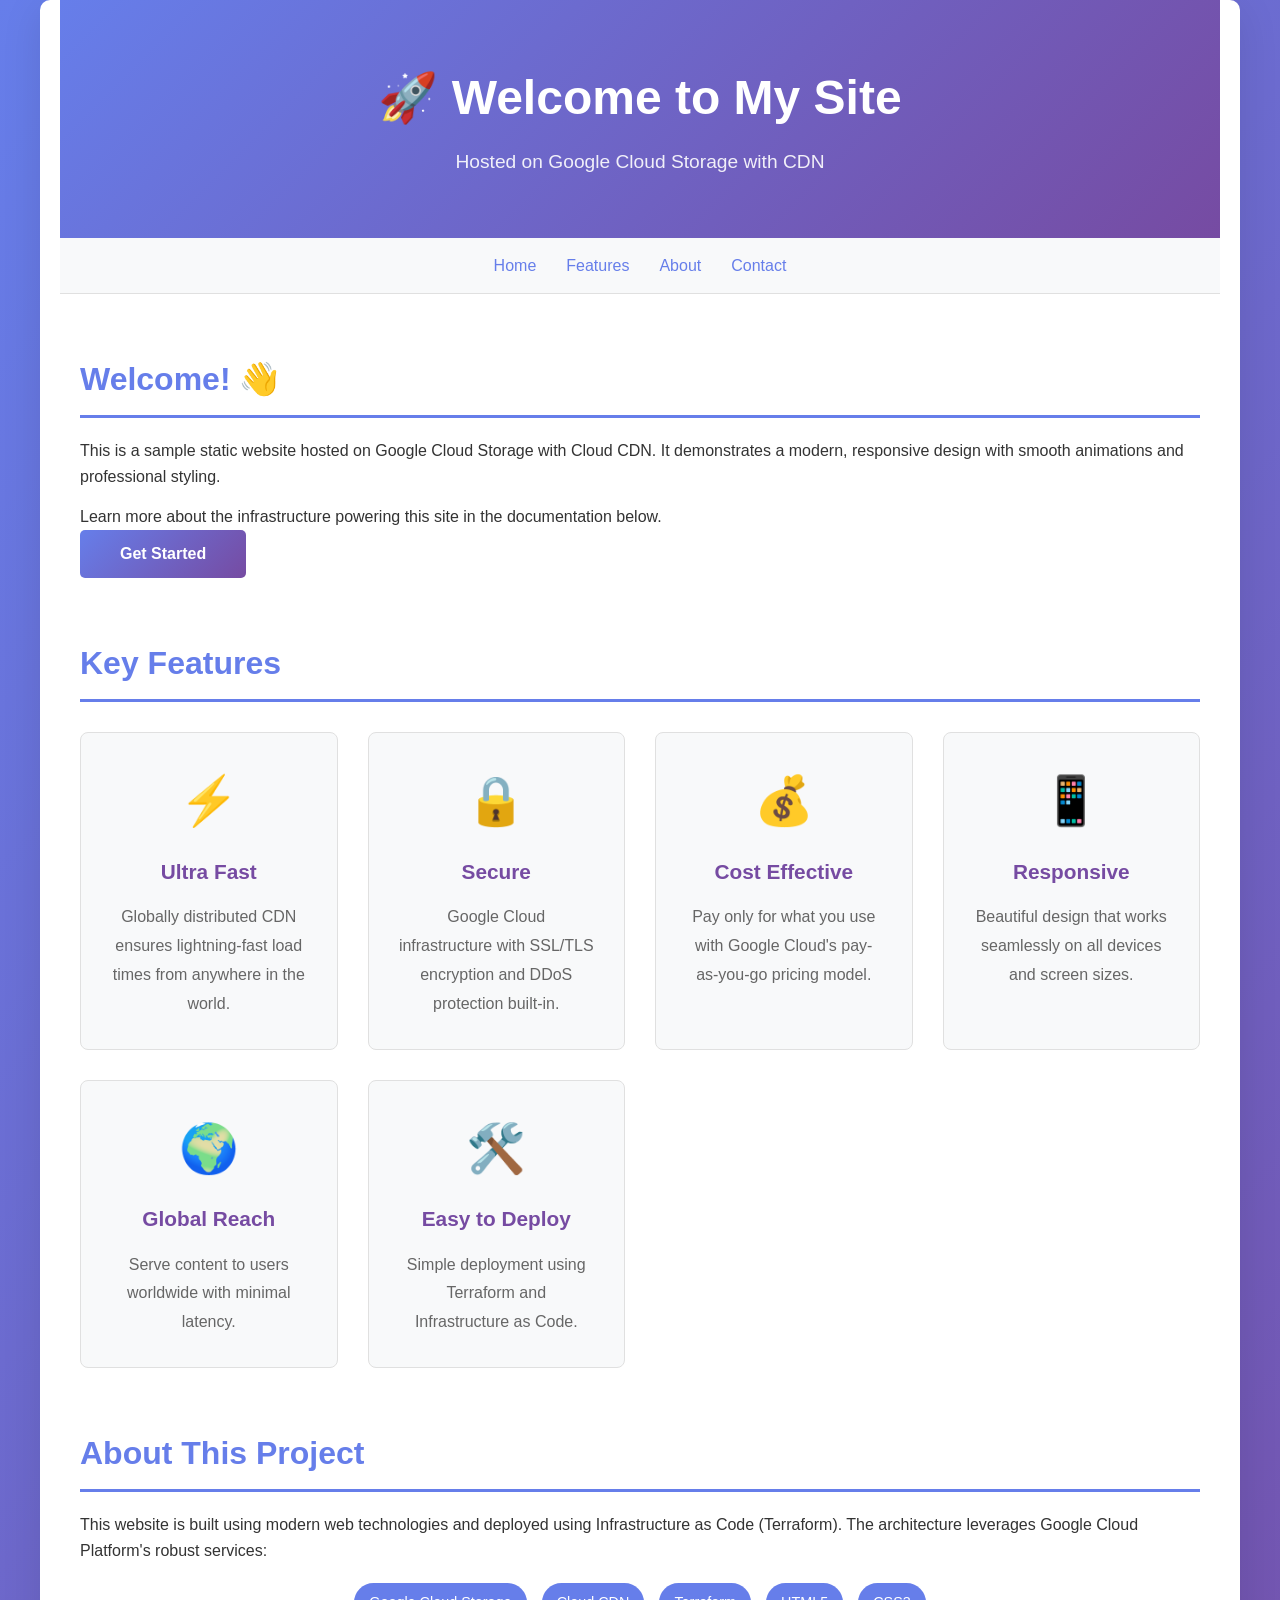
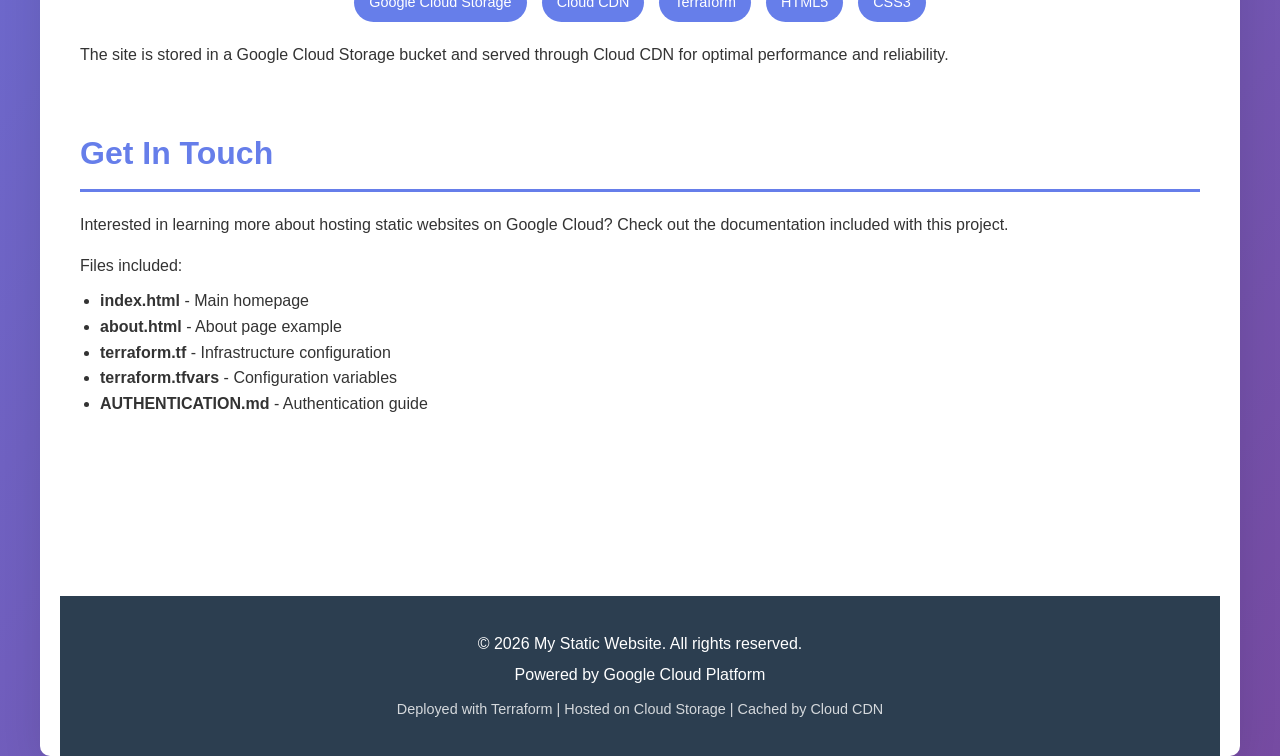
<file: index.html>
<!DOCTYPE html>
<html lang="en">
<head>
    <meta charset="UTF-8">
    <meta name="viewport" content="width=device-width, initial-scale=1.0">
    <title>Welcome to My Static Website</title>
    <style>
        * {
            margin: 0;
            padding: 0;
            box-sizing: border-box;
        }

        body {
            font-family: 'Segoe UI', Tahoma, Geneva, Verdana, sans-serif;
            line-height: 1.6;
            color: #333;
            background: linear-gradient(135deg, #667eea 0%, #764ba2 100%);
            min-height: 100vh;
            display: flex;
            align-items: center;
            justify-content: center;
        }

        .container {
            max-width: 1200px;
            margin: 0 auto;
            padding: 0 20px;
            background: white;
            border-radius: 10px;
            box-shadow: 0 10px 40px rgba(0, 0, 0, 0.1);
            overflow: hidden;
        }

        header {
            background: linear-gradient(135deg, #667eea 0%, #764ba2 100%);
            color: white;
            padding: 60px 20px;
            text-align: center;
        }

        header h1 {
            font-size: 3em;
            margin-bottom: 10px;
            animation: slideDown 0.8s ease-out;
        }

        header p {
            font-size: 1.2em;
            opacity: 0.9;
        }

        @keyframes slideDown {
            from {
                opacity: 0;
                transform: translateY(-30px);
            }
            to {
                opacity: 1;
                transform: translateY(0);
            }
        }

        nav {
            background: #f8f9fa;
            padding: 15px 20px;
            border-bottom: 1px solid #e0e0e0;
        }

        nav ul {
            list-style: none;
            display: flex;
            gap: 30px;
            justify-content: center;
            flex-wrap: wrap;
        }

        nav a {
            text-decoration: none;
            color: #667eea;
            font-weight: 500;
            transition: color 0.3s;
        }

        nav a:hover {
            color: #764ba2;
        }

        main {
            padding: 60px 20px;
        }

        section {
            margin-bottom: 60px;
        }

        h2 {
            color: #667eea;
            margin-bottom: 20px;
            font-size: 2em;
            border-bottom: 3px solid #667eea;
            padding-bottom: 10px;
        }

        .features {
            display: grid;
            grid-template-columns: repeat(auto-fit, minmax(250px, 1fr));
            gap: 30px;
            margin-top: 30px;
        }

        .feature-card {
            background: #f8f9fa;
            padding: 30px;
            border-radius: 8px;
            text-align: center;
            transition: transform 0.3s, box-shadow 0.3s;
            border: 1px solid #e0e0e0;
        }

        .feature-card:hover {
            transform: translateY(-5px);
            box-shadow: 0 5px 20px rgba(102, 126, 234, 0.2);
        }

        .feature-card h3 {
            color: #764ba2;
            margin-bottom: 15px;
            font-size: 1.3em;
        }

        .feature-card p {
            color: #666;
            line-height: 1.8;
        }

        .icon {
            font-size: 3em;
            margin-bottom: 15px;
        }

        .cta-button {
            display: inline-block;
            background: linear-gradient(135deg, #667eea 0%, #764ba2 100%);
            color: white;
            padding: 15px 40px;
            border-radius: 5px;
            text-decoration: none;
            font-weight: 600;
            transition: transform 0.3s, box-shadow 0.3s;
            border: none;
            cursor: pointer;
            font-size: 1em;
        }

        .cta-button:hover {
            transform: scale(1.05);
            box-shadow: 0 5px 20px rgba(102, 126, 234, 0.4);
        }

        footer {
            background: #2c3e50;
            color: white;
            text-align: center;
            padding: 30px 20px;
            margin-top: 60px;
        }

        footer p {
            margin: 5px 0;
        }

        .tech-stack {
            display: flex;
            gap: 15px;
            margin-top: 20px;
            justify-content: center;
            flex-wrap: wrap;
        }

        .badge {
            background: #667eea;
            color: white;
            padding: 8px 15px;
            border-radius: 20px;
            font-size: 0.9em;
        }

        @media (max-width: 768px) {
            header h1 {
                font-size: 2em;
            }

            nav ul {
                gap: 15px;
            }

            .features {
                grid-template-columns: 1fr;
            }
        }
    </style>
</head>
<body>
    <div class="container">
        <header>
            <h1>🚀 Welcome to My Site</h1>
            <p>Hosted on Google Cloud Storage with CDN</p>
        </header>

        <nav>
            <ul>
                <li><a href="#home">Home</a></li>
                <li><a href="#features">Features</a></li>
                <li><a href="#about">About</a></li>
                <li><a href="#contact">Contact</a></li>
            </ul>
        </nav>

        <main>
            <section id="home">
                <h2>Welcome! 👋</h2>
                <p>This is a sample static website hosted on Google Cloud Storage with Cloud CDN. It demonstrates a modern, responsive design with smooth animations and professional styling.</p>
                <p style="margin-top: 15px;">Learn more about the infrastructure powering this site in the documentation below.</p>
                <button class="cta-button" onclick="alert('Thank you for visiting!')">Get Started</button>
            </section>

            <section id="features">
                <h2>Key Features</h2>
                <div class="features">
                    <div class="feature-card">
                        <div class="icon">⚡</div>
                        <h3>Ultra Fast</h3>
                        <p>Globally distributed CDN ensures lightning-fast load times from anywhere in the world.</p>
                    </div>
                    <div class="feature-card">
                        <div class="icon">🔒</div>
                        <h3>Secure</h3>
                        <p>Google Cloud infrastructure with SSL/TLS encryption and DDoS protection built-in.</p>
                    </div>
                    <div class="feature-card">
                        <div class="icon">💰</div>
                        <h3>Cost Effective</h3>
                        <p>Pay only for what you use with Google Cloud's pay-as-you-go pricing model.</p>
                    </div>
                    <div class="feature-card">
                        <div class="icon">📱</div>
                        <h3>Responsive</h3>
                        <p>Beautiful design that works seamlessly on all devices and screen sizes.</p>
                    </div>
                    <div class="feature-card">
                        <div class="icon">🌍</div>
                        <h3>Global Reach</h3>
                        <p>Serve content to users worldwide with minimal latency.</p>
                    </div>
                    <div class="feature-card">
                        <div class="icon">🛠️</div>
                        <h3>Easy to Deploy</h3>
                        <p>Simple deployment using Terraform and Infrastructure as Code.</p>
                    </div>
                </div>
            </section>

            <section id="about">
                <h2>About This Project</h2>
                <p>This website is built using modern web technologies and deployed using Infrastructure as Code (Terraform). The architecture leverages Google Cloud Platform's robust services:</p>
                <div class="tech-stack">
                    <span class="badge">Google Cloud Storage</span>
                    <span class="badge">Cloud CDN</span>
                    <span class="badge">Terraform</span>
                    <span class="badge">HTML5</span>
                    <span class="badge">CSS3</span>
                </div>
                <p style="margin-top: 20px;">The site is stored in a Google Cloud Storage bucket and served through Cloud CDN for optimal performance and reliability.</p>
            </section>

            <section id="contact">
                <h2>Get In Touch</h2>
                <p>Interested in learning more about hosting static websites on Google Cloud? Check out the documentation included with this project.</p>
                <p style="margin-top: 15px;">Files included:</p>
                <ul style="margin-left: 20px; margin-top: 10px;">
                    <li><strong>index.html</strong> - Main homepage</li>
                    <li><strong>about.html</strong> - About page example</li>
                    <li><strong>terraform.tf</strong> - Infrastructure configuration</li>
                    <li><strong>terraform.tfvars</strong> - Configuration variables</li>
                    <li><strong>AUTHENTICATION.md</strong> - Authentication guide</li>
                </ul>
            </section>
        </main>

        <footer>
            <p>&copy; 2026 My Static Website. All rights reserved.</p>
            <p>Powered by Google Cloud Platform</p>
            <p style="font-size: 0.9em; margin-top: 10px; opacity: 0.8;">Deployed with Terraform | Hosted on Cloud Storage | Cached by Cloud CDN</p>
        </footer>
    </div>
</body>
</html>
</file>
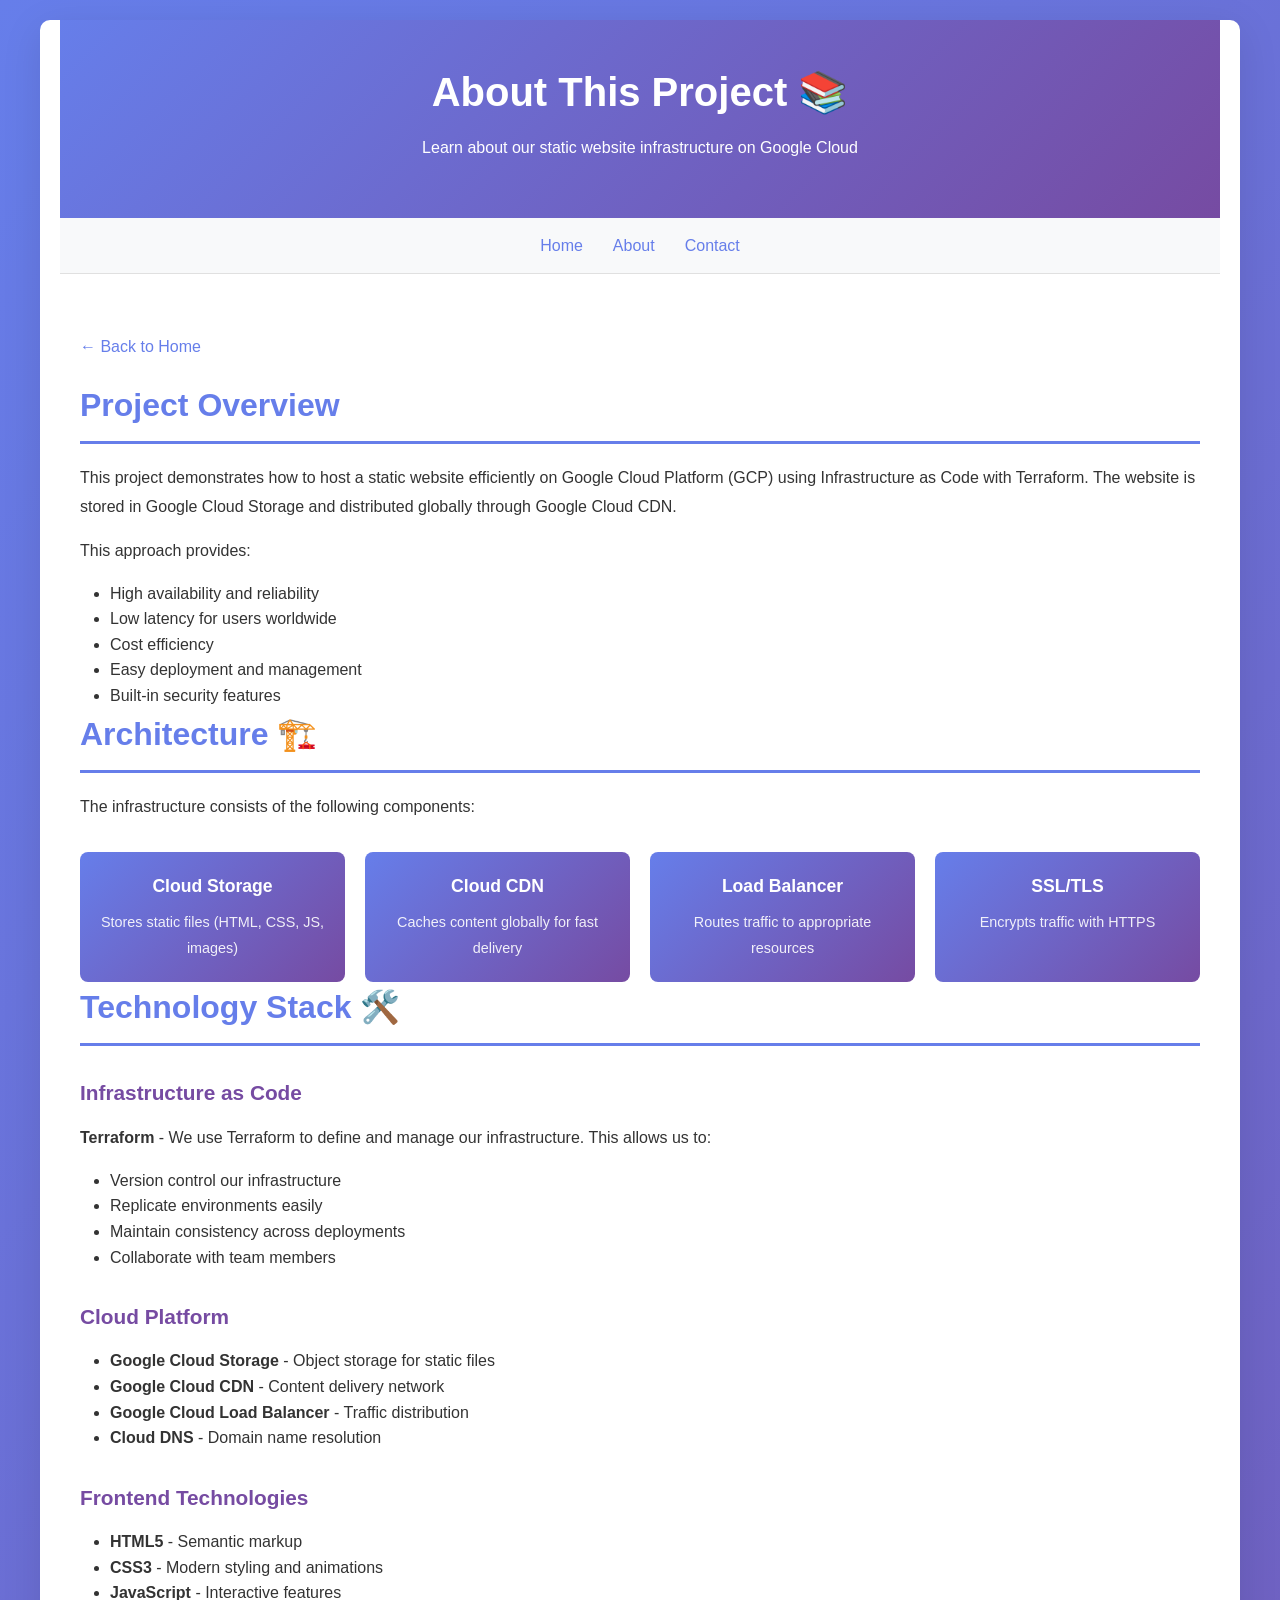
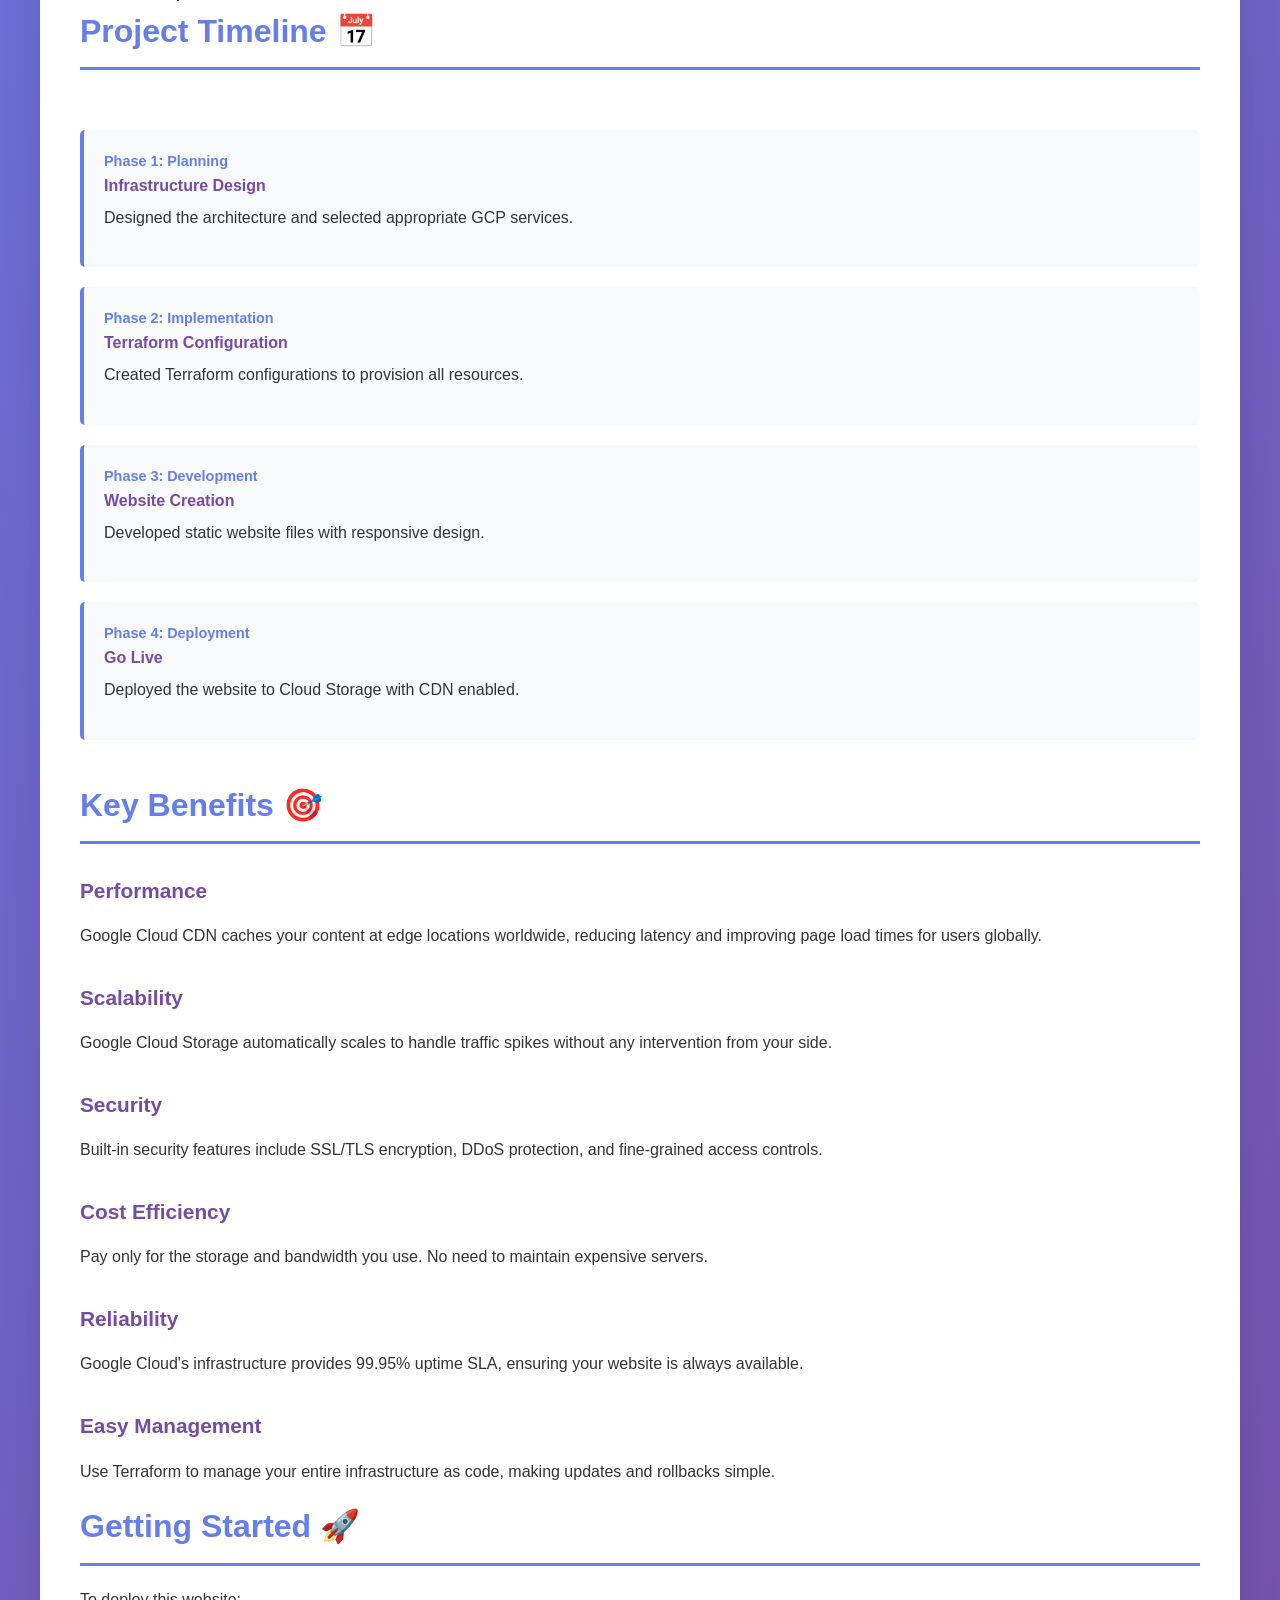
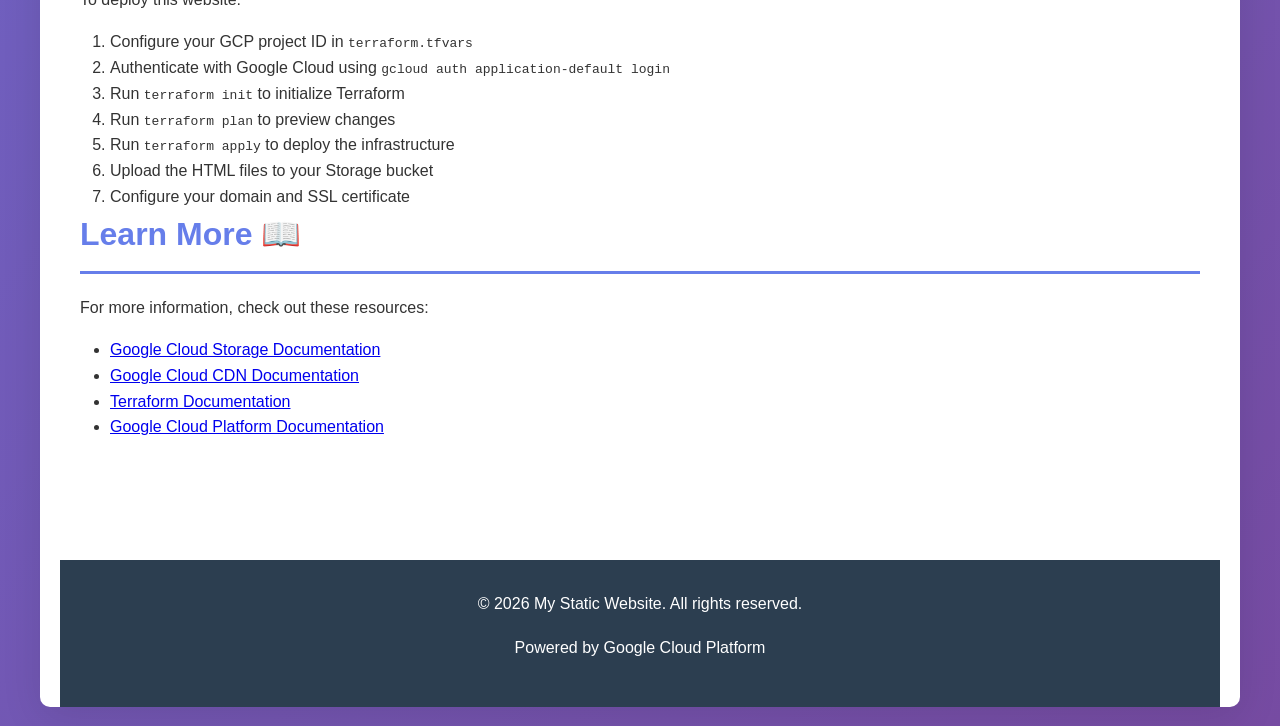
<file: about.html>
<!DOCTYPE html>
<html lang="en">
<head>
    <meta charset="UTF-8">
    <meta name="viewport" content="width=device-width, initial-scale=1.0">
    <title>About - My Static Website</title>
    <style>
        * {
            margin: 0;
            padding: 0;
            box-sizing: border-box;
        }

        body {
            font-family: 'Segoe UI', Tahoma, Geneva, Verdana, sans-serif;
            line-height: 1.6;
            color: #333;
            background: linear-gradient(135deg, #667eea 0%, #764ba2 100%);
            min-height: 100vh;
        }

        .container {
            max-width: 1200px;
            margin: 0 auto;
            padding: 0 20px;
            background: white;
            border-radius: 10px;
            box-shadow: 0 10px 40px rgba(0, 0, 0, 0.1);
            overflow: hidden;
            margin-top: 20px;
            margin-bottom: 20px;
        }

        header {
            background: linear-gradient(135deg, #667eea 0%, #764ba2 100%);
            color: white;
            padding: 40px 20px;
            text-align: center;
        }

        header h1 {
            font-size: 2.5em;
            margin-bottom: 10px;
        }

        nav {
            background: #f8f9fa;
            padding: 15px 20px;
            border-bottom: 1px solid #e0e0e0;
        }

        nav ul {
            list-style: none;
            display: flex;
            gap: 30px;
            justify-content: center;
            flex-wrap: wrap;
        }

        nav a {
            text-decoration: none;
            color: #667eea;
            font-weight: 500;
            transition: color 0.3s;
        }

        nav a:hover {
            color: #764ba2;
        }

        main {
            padding: 60px 20px;
        }

        h2 {
            color: #667eea;
            margin-bottom: 20px;
            font-size: 2em;
            border-bottom: 3px solid #667eea;
            padding-bottom: 10px;
        }

        h3 {
            color: #764ba2;
            margin-top: 30px;
            margin-bottom: 15px;
            font-size: 1.3em;
        }

        p {
            margin-bottom: 15px;
            line-height: 1.8;
        }

        .timeline {
            position: relative;
            padding: 20px 0;
        }

        .timeline-item {
            padding: 20px;
            margin: 20px 0;
            border-left: 4px solid #667eea;
            background: #f8f9fa;
            border-radius: 5px;
        }

        .timeline-item h4 {
            color: #764ba2;
            margin-bottom: 5px;
        }

        .timeline-item .date {
            color: #667eea;
            font-weight: bold;
            font-size: 0.9em;
        }

        .architecture {
            display: grid;
            grid-template-columns: repeat(auto-fit, minmax(200px, 1fr));
            gap: 20px;
            margin-top: 30px;
        }

        .arch-component {
            background: linear-gradient(135deg, #667eea 0%, #764ba2 100%);
            color: white;
            padding: 20px;
            border-radius: 8px;
            text-align: center;
        }

        .arch-component h4 {
            margin-bottom: 10px;
            font-size: 1.1em;
        }

        .arch-component p {
            margin-bottom: 0;
            font-size: 0.9em;
            opacity: 0.9;
        }

        footer {
            background: #2c3e50;
            color: white;
            text-align: center;
            padding: 30px 20px;
            margin-top: 60px;
        }

        .back-link {
            display: inline-block;
            margin-bottom: 20px;
            color: #667eea;
            text-decoration: none;
            font-weight: 500;
        }

        .back-link:hover {
            color: #764ba2;
        }

        @media (max-width: 768px) {
            header h1 {
                font-size: 1.8em;
            }

            nav ul {
                gap: 15px;
            }

            .architecture {
                grid-template-columns: 1fr;
            }
        }
    </style>
</head>
<body>
    <div class="container">
        <header>
            <h1>About This Project 📚</h1>
            <p>Learn about our static website infrastructure on Google Cloud</p>
        </header>

        <nav>
            <ul>
                <li><a href="index.html">Home</a></li>
                <li><a href="about.html">About</a></li>
                <li><a href="contact.html">Contact</a></li>
            </ul>
        </nav>

        <main>
            <a href="index.html" class="back-link">← Back to Home</a>

            <section>
                <h2>Project Overview</h2>
                <p>This project demonstrates how to host a static website efficiently on Google Cloud Platform (GCP) using Infrastructure as Code with Terraform. The website is stored in Google Cloud Storage and distributed globally through Google Cloud CDN.</p>
                <p>This approach provides:</p>
                <ul style="margin-left: 30px; margin-top: 10px;">
                    <li>High availability and reliability</li>
                    <li>Low latency for users worldwide</li>
                    <li>Cost efficiency</li>
                    <li>Easy deployment and management</li>
                    <li>Built-in security features</li>
                </ul>
            </section>

            <section>
                <h2>Architecture 🏗️</h2>
                <p>The infrastructure consists of the following components:</p>
                <div class="architecture">
                    <div class="arch-component">
                        <h4>Cloud Storage</h4>
                        <p>Stores static files (HTML, CSS, JS, images)</p>
                    </div>
                    <div class="arch-component">
                        <h4>Cloud CDN</h4>
                        <p>Caches content globally for fast delivery</p>
                    </div>
                    <div class="arch-component">
                        <h4>Load Balancer</h4>
                        <p>Routes traffic to appropriate resources</p>
                    </div>
                    <div class="arch-component">
                        <h4>SSL/TLS</h4>
                        <p>Encrypts traffic with HTTPS</p>
                    </div>
                </div>
            </section>

            <section>
                <h2>Technology Stack 🛠️</h2>
                <h3>Infrastructure as Code</h3>
                <p><strong>Terraform</strong> - We use Terraform to define and manage our infrastructure. This allows us to:</p>
                <ul style="margin-left: 30px;">
                    <li>Version control our infrastructure</li>
                    <li>Replicate environments easily</li>
                    <li>Maintain consistency across deployments</li>
                    <li>Collaborate with team members</li>
                </ul>

                <h3>Cloud Platform</h3>
                <ul style="margin-left: 30px;">
                    <li><strong>Google Cloud Storage</strong> - Object storage for static files</li>
                    <li><strong>Google Cloud CDN</strong> - Content delivery network</li>
                    <li><strong>Google Cloud Load Balancer</strong> - Traffic distribution</li>
                    <li><strong>Cloud DNS</strong> - Domain name resolution</li>
                </ul>

                <h3>Frontend Technologies</h3>
                <ul style="margin-left: 30px;">
                    <li><strong>HTML5</strong> - Semantic markup</li>
                    <li><strong>CSS3</strong> - Modern styling and animations</li>
                    <li><strong>JavaScript</strong> - Interactive features</li>
                </ul>
            </section>

            <section>
                <h2>Project Timeline 📅</h2>
                <div class="timeline">
                    <div class="timeline-item">
                        <div class="date">Phase 1: Planning</div>
                        <h4>Infrastructure Design</h4>
                        <p>Designed the architecture and selected appropriate GCP services.</p>
                    </div>
                    <div class="timeline-item">
                        <div class="date">Phase 2: Implementation</div>
                        <h4>Terraform Configuration</h4>
                        <p>Created Terraform configurations to provision all resources.</p>
                    </div>
                    <div class="timeline-item">
                        <div class="date">Phase 3: Development</div>
                        <h4>Website Creation</h4>
                        <p>Developed static website files with responsive design.</p>
                    </div>
                    <div class="timeline-item">
                        <div class="date">Phase 4: Deployment</div>
                        <h4>Go Live</h4>
                        <p>Deployed the website to Cloud Storage with CDN enabled.</p>
                    </div>
                </div>
            </section>

            <section>
                <h2>Key Benefits 🎯</h2>
                <h3>Performance</h3>
                <p>Google Cloud CDN caches your content at edge locations worldwide, reducing latency and improving page load times for users globally.</p>

                <h3>Scalability</h3>
                <p>Google Cloud Storage automatically scales to handle traffic spikes without any intervention from your side.</p>

                <h3>Security</h3>
                <p>Built-in security features include SSL/TLS encryption, DDoS protection, and fine-grained access controls.</p>

                <h3>Cost Efficiency</h3>
                <p>Pay only for the storage and bandwidth you use. No need to maintain expensive servers.</p>

                <h3>Reliability</h3>
                <p>Google Cloud's infrastructure provides 99.95% uptime SLA, ensuring your website is always available.</p>

                <h3>Easy Management</h3>
                <p>Use Terraform to manage your entire infrastructure as code, making updates and rollbacks simple.</p>
            </section>

            <section>
                <h2>Getting Started 🚀</h2>
                <p>To deploy this website:</p>
                <ol style="margin-left: 30px;">
                    <li>Configure your GCP project ID in <code>terraform.tfvars</code></li>
                    <li>Authenticate with Google Cloud using <code>gcloud auth application-default login</code></li>
                    <li>Run <code>terraform init</code> to initialize Terraform</li>
                    <li>Run <code>terraform plan</code> to preview changes</li>
                    <li>Run <code>terraform apply</code> to deploy the infrastructure</li>
                    <li>Upload the HTML files to your Storage bucket</li>
                    <li>Configure your domain and SSL certificate</li>
                </ol>
            </section>

            <section>
                <h2>Learn More 📖</h2>
                <p>For more information, check out these resources:</p>
                <ul style="margin-left: 30px;">
                    <li><a href="https://cloud.google.com/storage/docs">Google Cloud Storage Documentation</a></li>
                    <li><a href="https://cloud.google.com/cdn/docs">Google Cloud CDN Documentation</a></li>
                    <li><a href="https://www.terraform.io/docs">Terraform Documentation</a></li>
                    <li><a href="https://cloud.google.com/docs">Google Cloud Platform Documentation</a></li>
                </ul>
            </section>
        </main>

        <footer>
            <p>&copy; 2026 My Static Website. All rights reserved.</p>
            <p>Powered by Google Cloud Platform</p>
        </footer>
    </div>
</body>
</html>
</file>
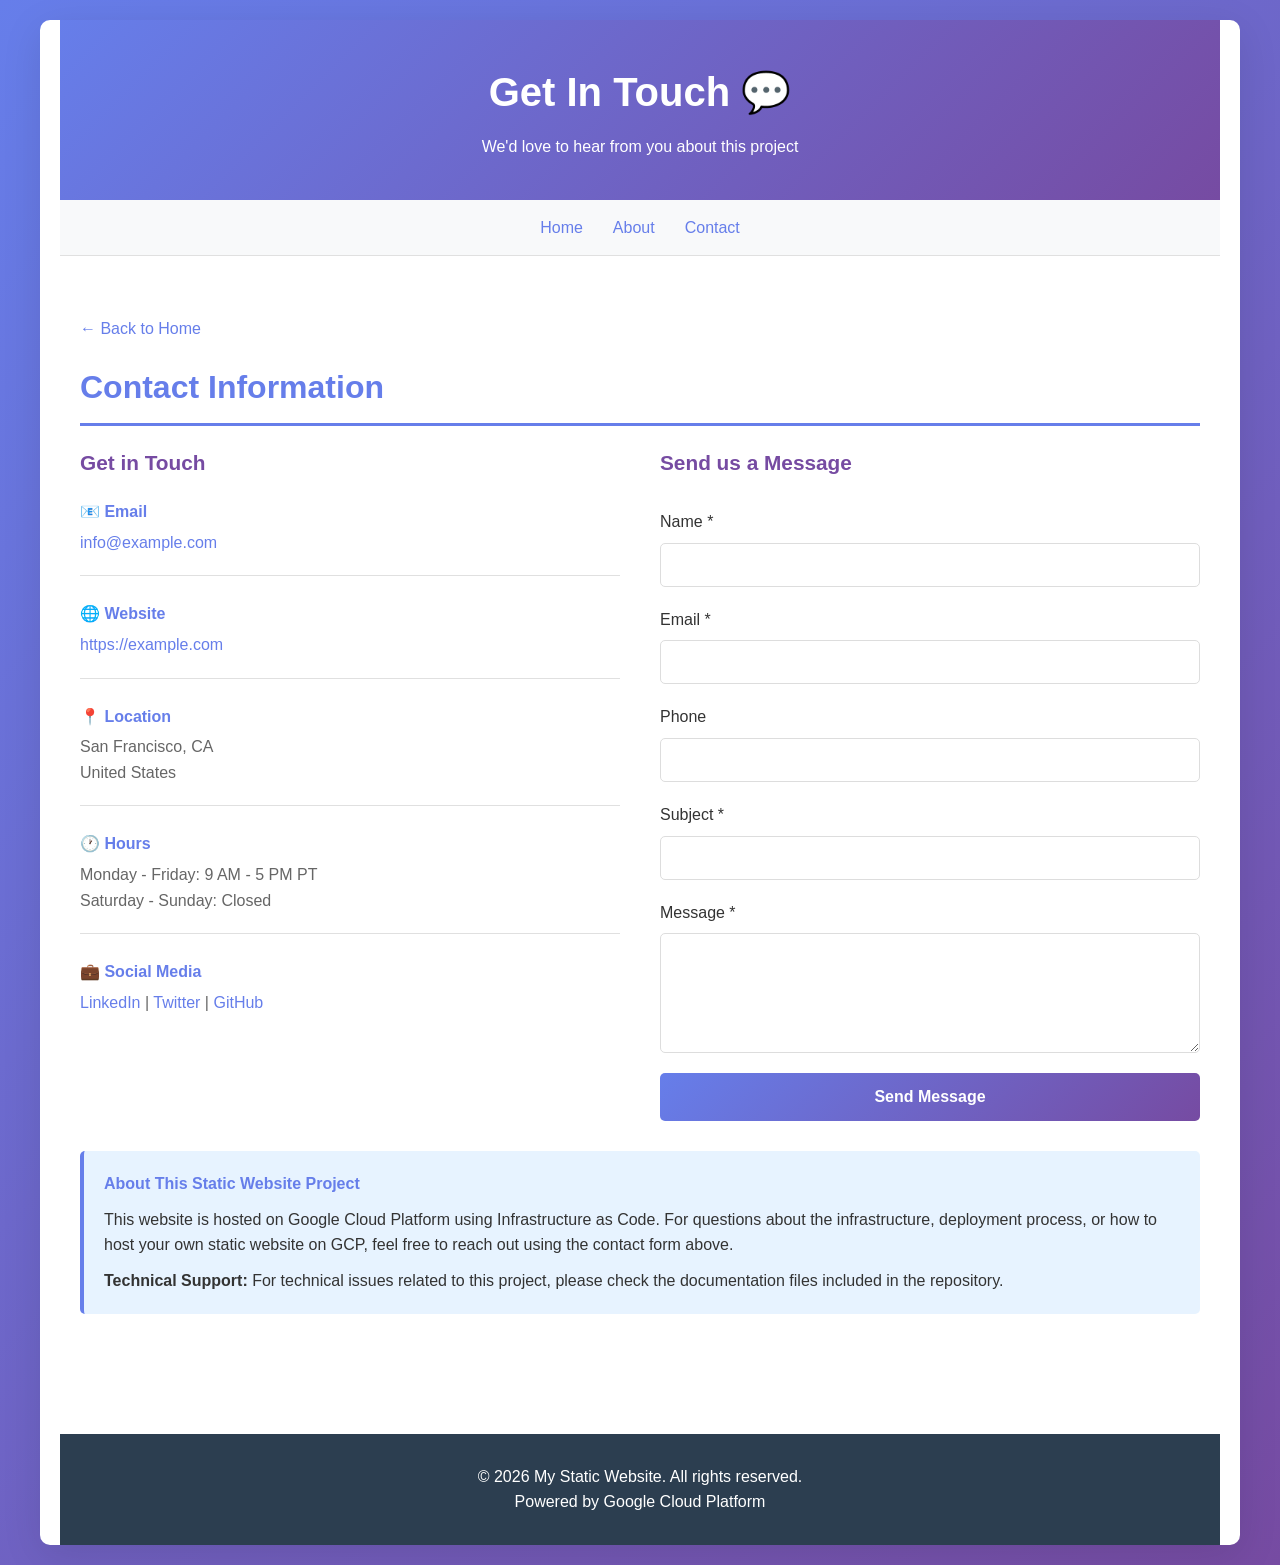
<file: contact.html>
<!DOCTYPE html>
<html lang="en">
<head>
    <meta charset="UTF-8">
    <meta name="viewport" content="width=device-width, initial-scale=1.0">
    <title>Contact - My Static Website</title>
    <style>
        * {
            margin: 0;
            padding: 0;
            box-sizing: border-box;
        }

        body {
            font-family: 'Segoe UI', Tahoma, Geneva, Verdana, sans-serif;
            line-height: 1.6;
            color: #333;
            background: linear-gradient(135deg, #667eea 0%, #764ba2 100%);
            min-height: 100vh;
        }

        .container {
            max-width: 1200px;
            margin: 0 auto;
            padding: 0 20px;
            background: white;
            border-radius: 10px;
            box-shadow: 0 10px 40px rgba(0, 0, 0, 0.1);
            overflow: hidden;
            margin-top: 20px;
            margin-bottom: 20px;
        }

        header {
            background: linear-gradient(135deg, #667eea 0%, #764ba2 100%);
            color: white;
            padding: 40px 20px;
            text-align: center;
        }

        header h1 {
            font-size: 2.5em;
            margin-bottom: 10px;
        }

        nav {
            background: #f8f9fa;
            padding: 15px 20px;
            border-bottom: 1px solid #e0e0e0;
        }

        nav ul {
            list-style: none;
            display: flex;
            gap: 30px;
            justify-content: center;
            flex-wrap: wrap;
        }

        nav a {
            text-decoration: none;
            color: #667eea;
            font-weight: 500;
            transition: color 0.3s;
        }

        nav a:hover {
            color: #764ba2;
        }

        main {
            padding: 60px 20px;
        }

        h2 {
            color: #667eea;
            margin-bottom: 20px;
            font-size: 2em;
            border-bottom: 3px solid #667eea;
            padding-bottom: 10px;
        }

        .contact-content {
            display: grid;
            grid-template-columns: 1fr 1fr;
            gap: 40px;
            align-items: start;
        }

        .contact-info h3 {
            color: #764ba2;
            margin-bottom: 20px;
            font-size: 1.3em;
        }

        .contact-item {
            margin-bottom: 25px;
            padding-bottom: 20px;
            border-bottom: 1px solid #e0e0e0;
        }

        .contact-item:last-child {
            border-bottom: none;
            margin-bottom: 0;
            padding-bottom: 0;
        }

        .contact-item strong {
            color: #667eea;
            display: block;
            margin-bottom: 5px;
        }

        .contact-item p {
            margin: 0;
            color: #666;
        }

        .contact-item a {
            color: #667eea;
            text-decoration: none;
            transition: color 0.3s;
        }

        .contact-item a:hover {
            color: #764ba2;
        }

        form {
            display: flex;
            flex-direction: column;
            gap: 20px;
        }

        form h3 {
            color: #764ba2;
            margin-bottom: 10px;
            font-size: 1.3em;
        }

        .form-group {
            display: flex;
            flex-direction: column;
        }

        label {
            margin-bottom: 8px;
            color: #333;
            font-weight: 500;
        }

        input[type="text"],
        input[type="email"],
        input[type="tel"],
        textarea {
            padding: 12px;
            border: 1px solid #ddd;
            border-radius: 5px;
            font-family: 'Segoe UI', Tahoma, Geneva, Verdana, sans-serif;
            font-size: 1em;
            transition: border-color 0.3s, box-shadow 0.3s;
        }

        input[type="text"]:focus,
        input[type="email"]:focus,
        input[type="tel"]:focus,
        textarea:focus {
            outline: none;
            border-color: #667eea;
            box-shadow: 0 0 0 3px rgba(102, 126, 234, 0.1);
        }

        textarea {
            resize: vertical;
            min-height: 120px;
        }

        button {
            background: linear-gradient(135deg, #667eea 0%, #764ba2 100%);
            color: white;
            padding: 15px 40px;
            border: none;
            border-radius: 5px;
            font-weight: 600;
            font-size: 1em;
            cursor: pointer;
            transition: transform 0.3s, box-shadow 0.3s;
        }

        button:hover {
            transform: scale(1.05);
            box-shadow: 0 5px 20px rgba(102, 126, 234, 0.4);
        }

        .success-message {
            background: #d4edda;
            border: 1px solid #c3e6cb;
            color: #155724;
            padding: 15px;
            border-radius: 5px;
            margin-bottom: 20px;
            display: none;
        }

        .info-box {
            background: #e7f3ff;
            border-left: 4px solid #667eea;
            padding: 20px;
            margin-top: 30px;
            border-radius: 5px;
        }

        .info-box h4 {
            color: #667eea;
            margin-bottom: 10px;
        }

        .back-link {
            display: inline-block;
            margin-bottom: 20px;
            color: #667eea;
            text-decoration: none;
            font-weight: 500;
        }

        .back-link:hover {
            color: #764ba2;
        }

        footer {
            background: #2c3e50;
            color: white;
            text-align: center;
            padding: 30px 20px;
            margin-top: 60px;
        }

        @media (max-width: 768px) {
            header h1 {
                font-size: 1.8em;
            }

            nav ul {
                gap: 15px;
            }

            .contact-content {
                grid-template-columns: 1fr;
                gap: 20px;
            }
        }
    </style>
</head>
<body>
    <div class="container">
        <header>
            <h1>Get In Touch 💬</h1>
            <p>We'd love to hear from you about this project</p>
        </header>

        <nav>
            <ul>
                <li><a href="index.html">Home</a></li>
                <li><a href="about.html">About</a></li>
                <li><a href="contact.html">Contact</a></li>
            </ul>
        </nav>

        <main>
            <a href="index.html" class="back-link">← Back to Home</a>

            <section>
                <h2>Contact Information</h2>
                <div class="contact-content">
                    <div class="contact-info">
                        <h3>Get in Touch</h3>
                        <div class="contact-item">
                            <strong>📧 Email</strong>
                            <p><a href="mailto:info@example.com">info@example.com</a></p>
                        </div>
                        <div class="contact-item">
                            <strong>🌐 Website</strong>
                            <p><a href="https://example.com">https://example.com</a></p>
                        </div>
                        <div class="contact-item">
                            <strong>📍 Location</strong>
                            <p>San Francisco, CA<br>United States</p>
                        </div>
                        <div class="contact-item">
                            <strong>🕐 Hours</strong>
                            <p>Monday - Friday: 9 AM - 5 PM PT<br>Saturday - Sunday: Closed</p>
                        </div>
                        <div class="contact-item">
                            <strong>💼 Social Media</strong>
                            <p><a href="#">LinkedIn</a> | <a href="#">Twitter</a> | <a href="#">GitHub</a></p>
                        </div>
                    </div>

                    <form id="contactForm">
                        <h3>Send us a Message</h3>
                        <div class="success-message" id="successMessage">
                            ✓ Thank you for your message! We'll get back to you soon.
                        </div>
                        <div class="form-group">
                            <label for="name">Name *</label>
                            <input type="text" id="name" name="name" required>
                        </div>
                        <div class="form-group">
                            <label for="email">Email *</label>
                            <input type="email" id="email" name="email" required>
                        </div>
                        <div class="form-group">
                            <label for="phone">Phone</label>
                            <input type="tel" id="phone" name="phone">
                        </div>
                        <div class="form-group">
                            <label for="subject">Subject *</label>
                            <input type="text" id="subject" name="subject" required>
                        </div>
                        <div class="form-group">
                            <label for="message">Message *</label>
                            <textarea id="message" name="message" required></textarea>
                        </div>
                        <button type="submit">Send Message</button>
                    </form>
                </div>
            </section>

            <section class="info-box">
                <h4>About This Static Website Project</h4>
                <p>This website is hosted on Google Cloud Platform using Infrastructure as Code. For questions about the infrastructure, deployment process, or how to host your own static website on GCP, feel free to reach out using the contact form above.</p>
                <p style="margin-top: 10px;"><strong>Technical Support:</strong> For technical issues related to this project, please check the documentation files included in the repository.</p>
            </section>
        </main>

        <footer>
            <p>&copy; 2026 My Static Website. All rights reserved.</p>
            <p>Powered by Google Cloud Platform</p>
        </footer>
    </div>

    <script>
        document.getElementById('contactForm').addEventListener('submit', function(e) {
            e.preventDefault();
            
            // Get form data
            const name = document.getElementById('name').value;
            const email = document.getElementById('email').value;
            const subject = document.getElementById('subject').value;
            const message = document.getElementById('message').value;
            
            // Show success message
            document.getElementById('successMessage').style.display = 'block';
            
            // Log the form data (in a real app, you'd send this to a server)
            console.log('Form submitted:', { name, email, subject, message });
            
            // Reset form
            this.reset();
            
            // Hide success message after 5 seconds
            setTimeout(() => {
                document.getElementById('successMessage').style.display = 'none';
            }, 5000);
        });
    </script>
</body>
</html>
</file>
